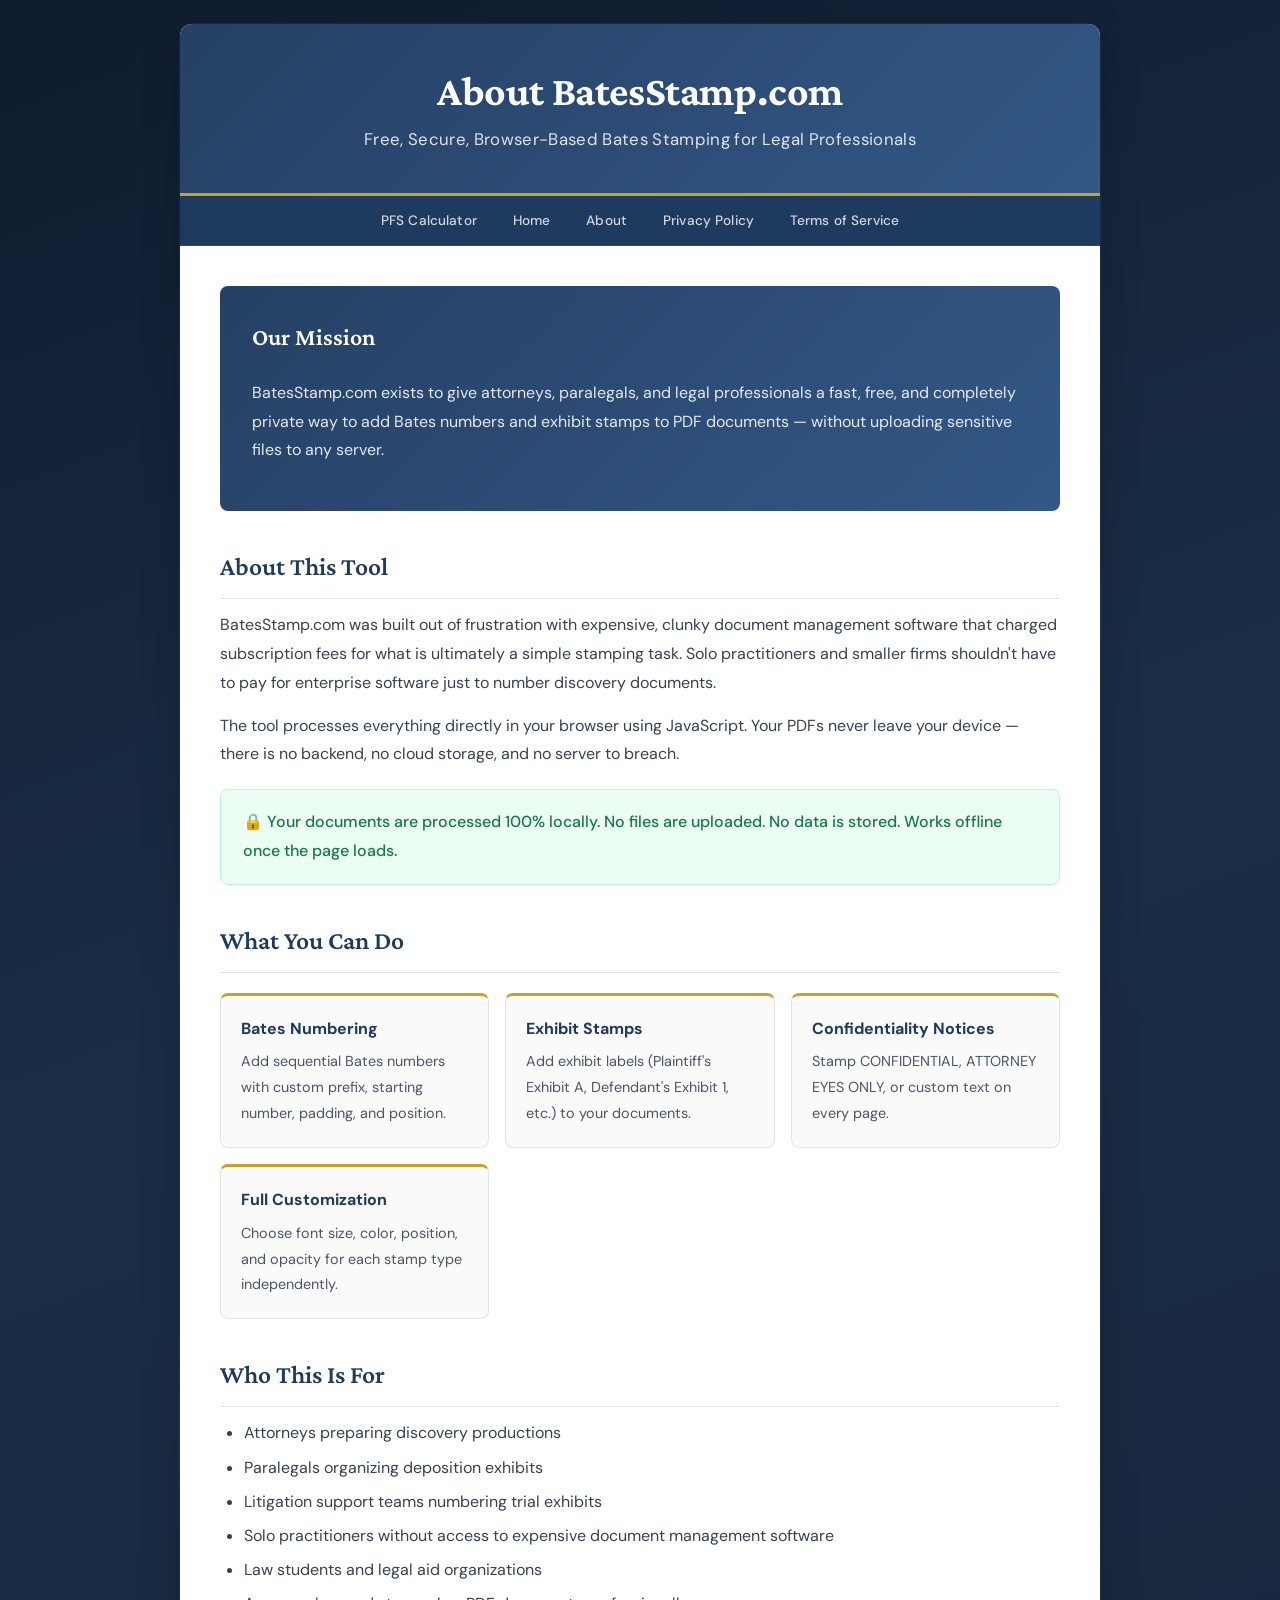
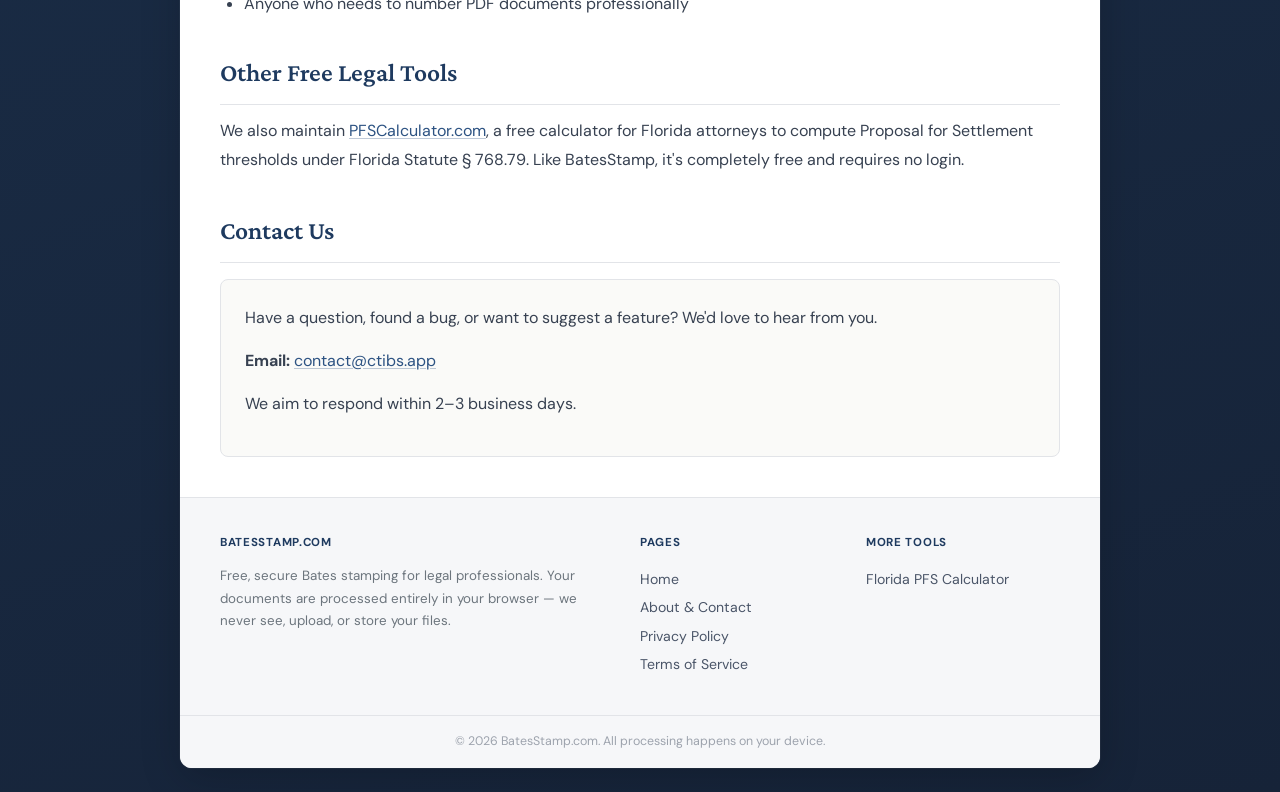
<file: about.html>
<!DOCTYPE html>
<html lang="en">
<head>
    <meta charset="UTF-8">
    <meta name="viewport" content="width=device-width, initial-scale=1.0">

    <!-- Google Analytics -->
    <script async src="https://www.googletagmanager.com/gtag/js?id=G-13354133605"></script>
    <script>
      window.dataLayer = window.dataLayer || [];
      function gtag(){dataLayer.push(arguments);}
      gtag('js', new Date());
      gtag('config', 'G-13354133605');
    </script>

    <!-- Umami Analytics -->
    <script defer src="https://umami.ctibs.app/script.js" data-website-id="b5a8938f-fd00-486c-bf17-0352963407f3"></script>

    <!-- Favicon -->
    <link rel="icon" type="image/x-icon" href="/favicon.ico">
    <link rel="icon" type="image/svg+xml" href="/favicon.svg">
    <link rel="icon" type="image/png" sizes="192x192" href="/favicon-192.png">
    <link rel="apple-touch-icon" href="/apple-touch-icon.png">
    <meta name="theme-color" content="#1e3a5f">
    <link rel="manifest" href="/manifest.json">

    <title>About | BatesStamp.com &mdash; Free Online Bates Stamping Tool</title>
    <meta name="description" content="About BatesStamp.com - a free, secure browser-based tool for adding Bates numbers, exhibit stamps, and confidentiality notices to PDF documents.">
    <meta name="robots" content="index, follow">
    <link rel="canonical" href="https://batesstamp.com/about.html">

    <meta property="og:type" content="website">
    <meta property="og:url" content="https://batesstamp.com/about.html">
    <meta property="og:title" content="About | BatesStamp.com - Free Online Bates Stamping Tool">
    <meta property="og:description" content="About BatesStamp.com - a free, secure browser-based tool for adding Bates numbers, exhibit stamps, and confidentiality notices to PDF documents.">
    <meta property="og:image" content="https://batesstamp.com/og-image.svg">
    <meta property="twitter:card" content="summary">
    <meta property="twitter:url" content="https://batesstamp.com/about.html">
    <meta property="twitter:title" content="About | BatesStamp.com - Free Online Bates Stamping Tool">
    <meta property="twitter:description" content="About BatesStamp.com - a free, secure browser-based tool for adding Bates numbers, exhibit stamps, and confidentiality notices to PDF documents.">
    <meta property="twitter:image" content="https://batesstamp.com/og-image.svg">

    <!-- Google AdSense -->
    <script async src="https://pagead2.googlesyndication.com/pagead/js/adsbygoogle.js?client=ca-pub-9125889511214710" crossorigin="anonymous"></script>

    <link rel="preconnect" href="https://fonts.googleapis.com">
    <link rel="preconnect" href="https://fonts.gstatic.com" crossorigin>
    <link href="https://fonts.googleapis.com/css2?family=Crimson+Pro:wght@400;600;700&family=DM+Sans:wght@400;500;600;700&display=swap" rel="stylesheet">
    <link rel="stylesheet" href="/styles.css">
</head>
<body>
    <a href="#main-content" class="skip-link">Skip to main content</a>
    <div class="container">
        <header>
            <h1>About BatesStamp.com</h1>
            <p>Free, Secure, Browser-Based Bates Stamping for Legal Professionals</p>
        </header>

        <nav aria-label="Main navigation">
            <div class="nav-links">
                <a href="https://pfscalculator.com" target="_blank" rel="noopener noreferrer">PFS Calculator</a>
                <a href="/">Home</a>
                <a href="/about.html">About</a>
                <a href="/privacy-policy.html">Privacy Policy</a>
                <a href="/terms-of-service.html">Terms of Service</a>
            </div>
        </nav>

        <main id="main-content" class="page-content">

            <div class="mission-box">
                <h2>Our Mission</h2>
                <p>BatesStamp.com exists to give attorneys, paralegals, and legal professionals a fast, free, and completely private way to add Bates numbers and exhibit stamps to PDF documents &mdash; without uploading sensitive files to any server.</p>
            </div>

            <h2>About This Tool</h2>
            <p>BatesStamp.com was built out of frustration with expensive, clunky document management software that charged subscription fees for what is ultimately a simple stamping task. Solo practitioners and smaller firms shouldn't have to pay for enterprise software just to number discovery documents.</p>

            <p>The tool processes everything directly in your browser using JavaScript. Your PDFs never leave your device &mdash; there is no backend, no cloud storage, and no server to breach.</p>

            <div class="privacy-badge">
                <p>&#128274; Your documents are processed 100% locally. No files are uploaded. No data is stored. Works offline once the page loads.</p>
            </div>

            <h2>What You Can Do</h2>

            <div class="feature-grid">
                <div class="feature-card">
                    <h3>Bates Numbering</h3>
                    <p>Add sequential Bates numbers with custom prefix, starting number, padding, and position.</p>
                </div>
                <div class="feature-card">
                    <h3>Exhibit Stamps</h3>
                    <p>Add exhibit labels (Plaintiff's Exhibit A, Defendant's Exhibit 1, etc.) to your documents.</p>
                </div>
                <div class="feature-card">
                    <h3>Confidentiality Notices</h3>
                    <p>Stamp CONFIDENTIAL, ATTORNEY EYES ONLY, or custom text on every page.</p>
                </div>
                <div class="feature-card">
                    <h3>Full Customization</h3>
                    <p>Choose font size, color, position, and opacity for each stamp type independently.</p>
                </div>
            </div>

            <h2>Who This Is For</h2>
            <ul>
                <li>Attorneys preparing discovery productions</li>
                <li>Paralegals organizing deposition exhibits</li>
                <li>Litigation support teams numbering trial exhibits</li>
                <li>Solo practitioners without access to expensive document management software</li>
                <li>Law students and legal aid organizations</li>
                <li>Anyone who needs to number PDF documents professionally</li>
            </ul>

            <h2>Other Free Legal Tools</h2>
            <p>We also maintain <a href="https://pfscalculator.com" target="_blank" rel="noopener noreferrer">PFSCalculator.com</a>, a free calculator for Florida attorneys to compute Proposal for Settlement thresholds under Florida Statute &sect;&nbsp;768.79. Like BatesStamp, it's completely free and requires no login.</p>

            <h2 id="contact">Contact Us</h2>
            <div class="contact-box">
                <p>Have a question, found a bug, or want to suggest a feature? We'd love to hear from you.</p>
                <p>
                    <strong>Email:</strong> <a href="mailto:contact@ctibs.app">contact@ctibs.app</a>
                </p>
                <p>We aim to respond within 2&ndash;3 business days.</p>
            </div>

        </main>

        <footer>
            <div class="footer-top">
                <div class="footer-col">
                    <h4>BatesStamp.com</h4>
                    <p>Free, secure Bates stamping for legal professionals. Your documents are processed entirely in your browser — we never see, upload, or store your files.</p>
                </div>
                <div class="footer-col">
                    <h4>Pages</h4>
                    <a href="/">Home</a>
                    <a href="/about.html">About &amp; Contact</a>
                    <a href="/privacy-policy.html">Privacy Policy</a>
                    <a href="/terms-of-service.html">Terms of Service</a>
                </div>
                <div class="footer-col">
                    <h4>More Tools</h4>
                    <a href="https://pfscalculator.com" target="_blank" rel="noopener noreferrer">Florida PFS Calculator</a>
                </div>
            </div>
            <div class="footer-bottom">
                <p>&copy; 2026 BatesStamp.com. All processing happens on your device.</p>
            </div>
        </footer>
    </div>
</body>
</html>
</file>
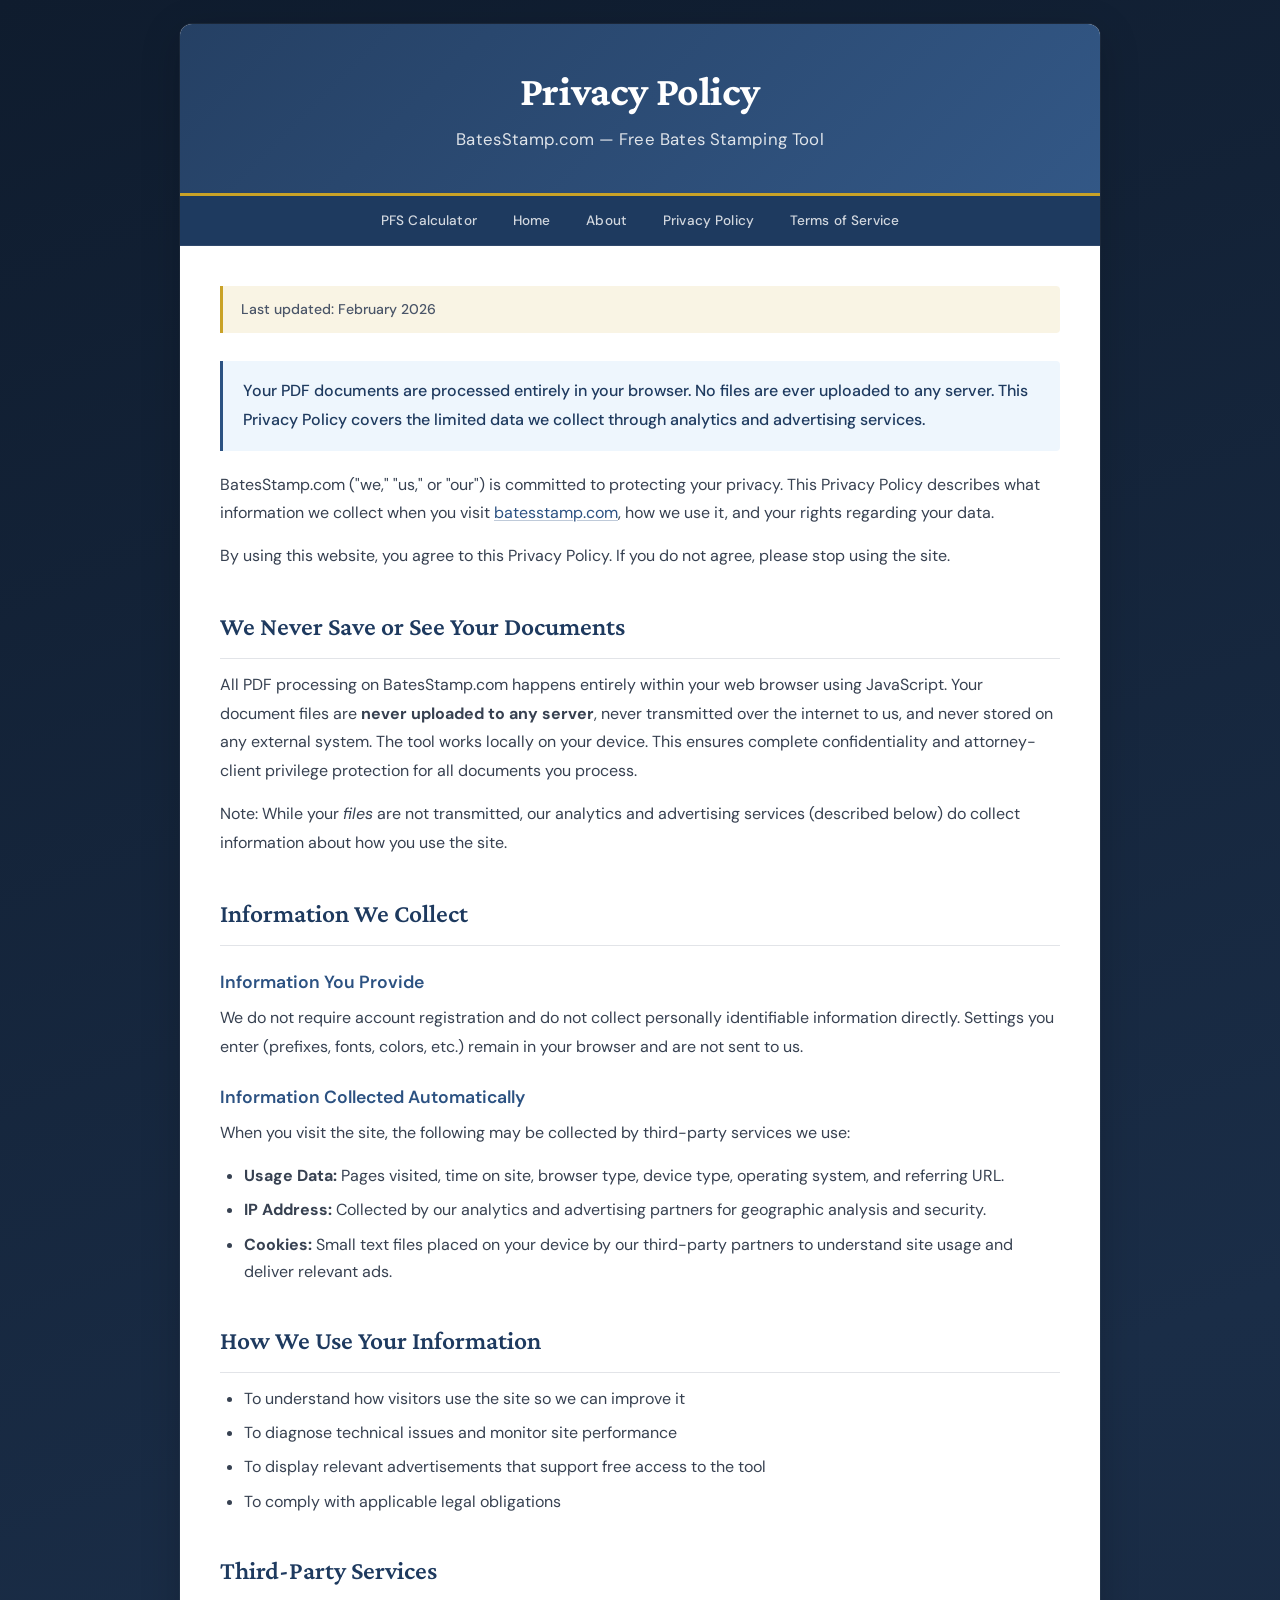
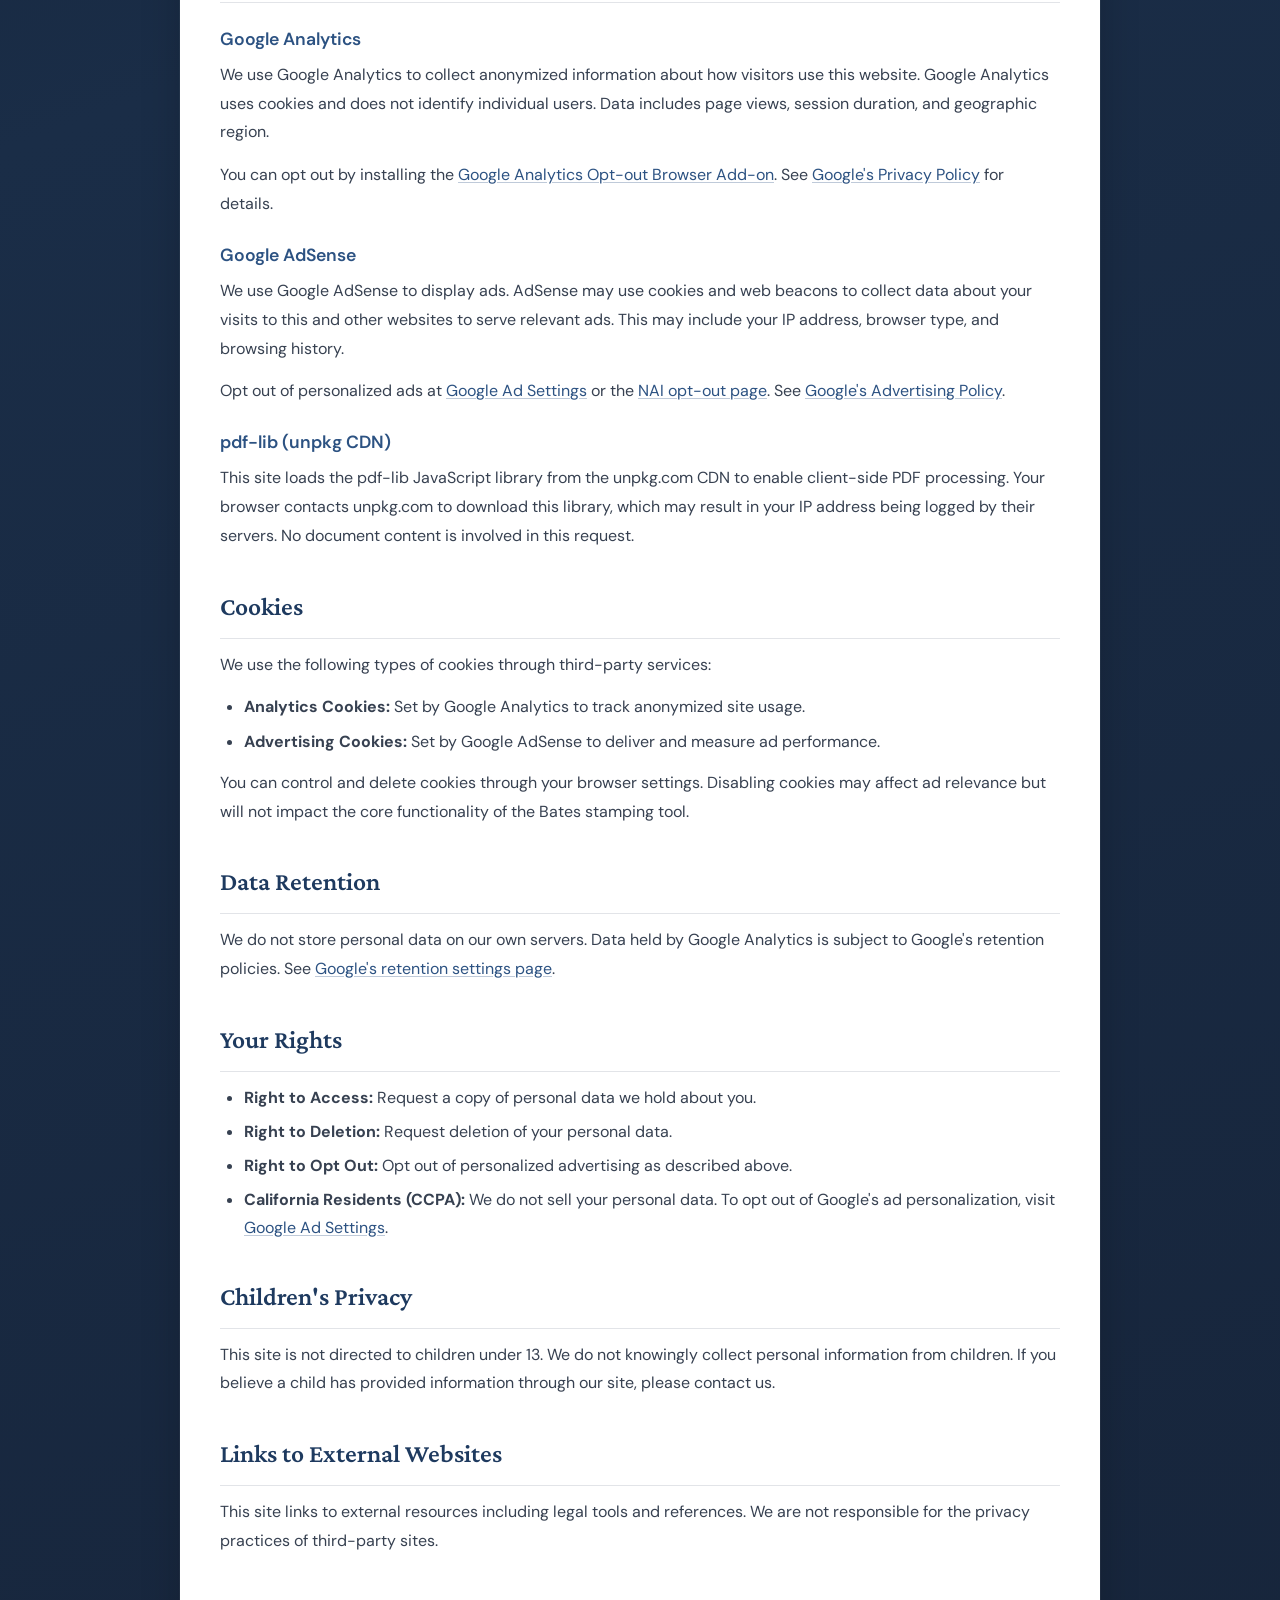
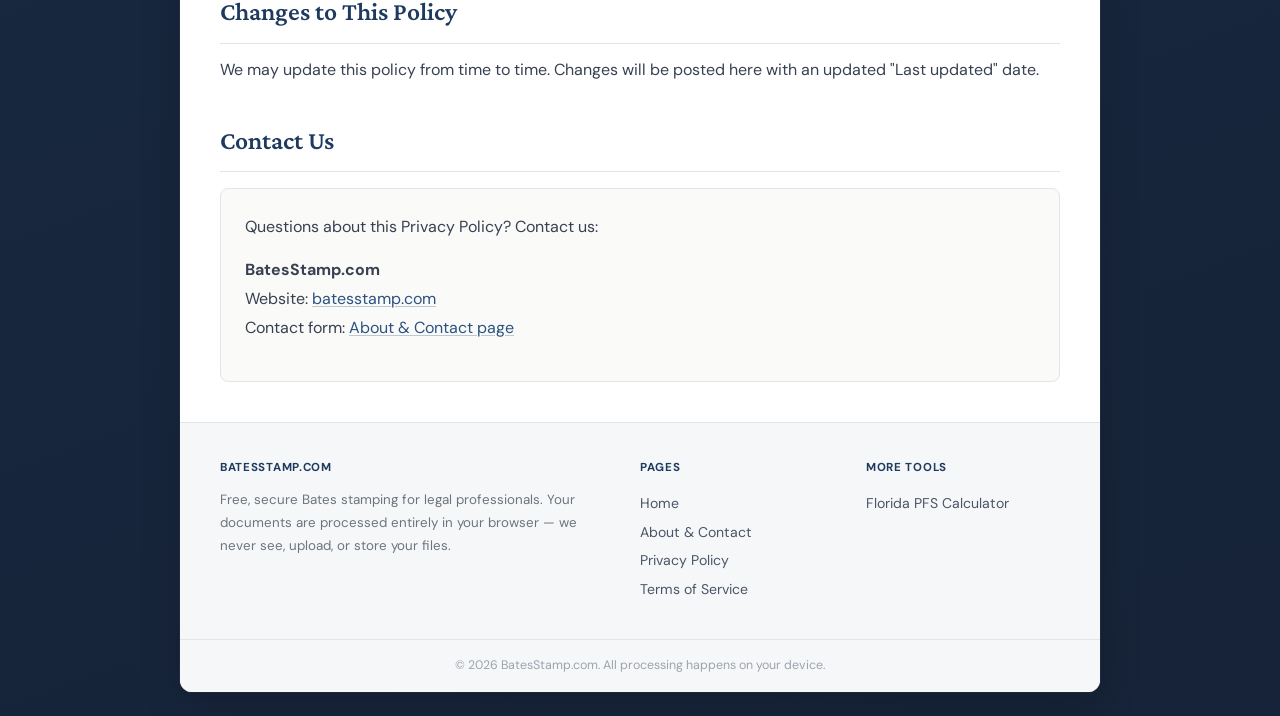
<file: privacy-policy.html>
<!DOCTYPE html>
<html lang="en">
<head>
    <meta charset="UTF-8">
    <meta name="viewport" content="width=device-width, initial-scale=1.0">

    <!-- Google Analytics -->
    <script async src="https://www.googletagmanager.com/gtag/js?id=G-13354133605"></script>
    <script>
      window.dataLayer = window.dataLayer || [];
      function gtag(){dataLayer.push(arguments);}
      gtag('js', new Date());
      gtag('config', 'G-13354133605');
    </script>

    <!-- Umami Analytics -->
    <script defer src="https://umami.ctibs.app/script.js" data-website-id="b5a8938f-fd00-486c-bf17-0352963407f3"></script>

    <!-- Favicon -->
    <link rel="icon" type="image/x-icon" href="/favicon.ico">
    <link rel="icon" type="image/svg+xml" href="/favicon.svg">
    <link rel="icon" type="image/png" sizes="192x192" href="/favicon-192.png">
    <link rel="apple-touch-icon" href="/apple-touch-icon.png">
    <meta name="theme-color" content="#1e3a5f">
    <link rel="manifest" href="/manifest.json">

    <title>Privacy Policy | BatesStamp.com</title>
    <meta name="description" content="Privacy Policy for BatesStamp.com - Learn how we handle your information when you use our free Bates stamping tool for PDF documents.">
    <meta name="robots" content="index, follow">
    <link rel="canonical" href="https://batesstamp.com/privacy-policy.html">

    <meta property="og:type" content="website">
    <meta property="og:url" content="https://batesstamp.com/privacy-policy.html">
    <meta property="og:title" content="Privacy Policy | BatesStamp.com">
    <meta property="og:description" content="Privacy Policy for BatesStamp.com - Learn how we handle your information when you use our free Bates stamping tool for PDF documents.">
    <meta property="og:image" content="https://batesstamp.com/og-image.svg">
    <meta property="twitter:card" content="summary">
    <meta property="twitter:url" content="https://batesstamp.com/privacy-policy.html">
    <meta property="twitter:title" content="Privacy Policy | BatesStamp.com">
    <meta property="twitter:description" content="Privacy Policy for BatesStamp.com - Learn how we handle your information when you use our free Bates stamping tool for PDF documents.">
    <meta property="twitter:image" content="https://batesstamp.com/og-image.svg">

    <!-- Google AdSense -->
    <script async src="https://pagead2.googlesyndication.com/pagead/js/adsbygoogle.js?client=ca-pub-9125889511214710" crossorigin="anonymous"></script>

    <link rel="preconnect" href="https://fonts.googleapis.com">
    <link rel="preconnect" href="https://fonts.gstatic.com" crossorigin>
    <link href="https://fonts.googleapis.com/css2?family=Crimson+Pro:wght@400;600;700&family=DM+Sans:wght@400;500;600;700&display=swap" rel="stylesheet">
    <link rel="stylesheet" href="/styles.css">
</head>
<body>
    <a href="#main-content" class="skip-link">Skip to main content</a>
    <div class="container">
        <header>
            <h1>Privacy Policy</h1>
            <p>BatesStamp.com &mdash; Free Bates Stamping Tool</p>
        </header>

        <nav aria-label="Main navigation">
            <div class="nav-links">
                <a href="https://pfscalculator.com" target="_blank" rel="noopener noreferrer">PFS Calculator</a>
                <a href="/">Home</a>
                <a href="/about.html">About</a>
                <a href="/privacy-policy.html">Privacy Policy</a>
                <a href="/terms-of-service.html">Terms of Service</a>
            </div>
        </nav>

        <main id="main-content" class="page-content">
            <div class="last-updated">Last updated: February 2026</div>

            <div class="highlight-box">
                <p>Your PDF documents are processed entirely in your browser. No files are ever uploaded to any server. This Privacy Policy covers the limited data we collect through analytics and advertising services.</p>
            </div>

            <p>BatesStamp.com ("we," "us," or "our") is committed to protecting your privacy. This Privacy Policy describes what information we collect when you visit <a href="https://batesstamp.com">batesstamp.com</a>, how we use it, and your rights regarding your data.</p>

            <p>By using this website, you agree to this Privacy Policy. If you do not agree, please stop using the site.</p>

            <h2>We Never Save or See Your Documents</h2>
            <p>All PDF processing on BatesStamp.com happens entirely within your web browser using JavaScript. Your document files are <strong>never uploaded to any server</strong>, never transmitted over the internet to us, and never stored on any external system. The tool works locally on your device. This ensures complete confidentiality and attorney-client privilege protection for all documents you process.</p>
            <p>Note: While your <em>files</em> are not transmitted, our analytics and advertising services (described below) do collect information about how you use the site.</p>

            <h2>Information We Collect</h2>

            <h3>Information You Provide</h3>
            <p>We do not require account registration and do not collect personally identifiable information directly. Settings you enter (prefixes, fonts, colors, etc.) remain in your browser and are not sent to us.</p>

            <h3>Information Collected Automatically</h3>
            <p>When you visit the site, the following may be collected by third-party services we use:</p>
            <ul>
                <li><strong>Usage Data:</strong> Pages visited, time on site, browser type, device type, operating system, and referring URL.</li>
                <li><strong>IP Address:</strong> Collected by our analytics and advertising partners for geographic analysis and security.</li>
                <li><strong>Cookies:</strong> Small text files placed on your device by our third-party partners to understand site usage and deliver relevant ads.</li>
            </ul>

            <h2>How We Use Your Information</h2>
            <ul>
                <li>To understand how visitors use the site so we can improve it</li>
                <li>To diagnose technical issues and monitor site performance</li>
                <li>To display relevant advertisements that support free access to the tool</li>
                <li>To comply with applicable legal obligations</li>
            </ul>

            <h2>Third-Party Services</h2>

            <h3>Google Analytics</h3>
            <p>We use Google Analytics to collect anonymized information about how visitors use this website. Google Analytics uses cookies and does not identify individual users. Data includes page views, session duration, and geographic region.</p>
            <p>You can opt out by installing the <a href="https://tools.google.com/dlpage/gaoptout" target="_blank" rel="noopener noreferrer">Google Analytics Opt-out Browser Add-on</a>. See <a href="https://policies.google.com/privacy" target="_blank" rel="noopener noreferrer">Google's Privacy Policy</a> for details.</p>

            <h3>Google AdSense</h3>
            <p>We use Google AdSense to display ads. AdSense may use cookies and web beacons to collect data about your visits to this and other websites to serve relevant ads. This may include your IP address, browser type, and browsing history.</p>
            <p>Opt out of personalized ads at <a href="https://www.google.com/settings/ads" target="_blank" rel="noopener noreferrer">Google Ad Settings</a> or the <a href="https://optout.networkadvertising.org/" target="_blank" rel="noopener noreferrer">NAI opt-out page</a>. See <a href="https://policies.google.com/technologies/ads" target="_blank" rel="noopener noreferrer">Google's Advertising Policy</a>.</p>

            <h3>pdf-lib (unpkg CDN)</h3>
            <p>This site loads the pdf-lib JavaScript library from the unpkg.com CDN to enable client-side PDF processing. Your browser contacts unpkg.com to download this library, which may result in your IP address being logged by their servers. No document content is involved in this request.</p>

            <h2>Cookies</h2>
            <p>We use the following types of cookies through third-party services:</p>
            <ul>
                <li><strong>Analytics Cookies:</strong> Set by Google Analytics to track anonymized site usage.</li>
                <li><strong>Advertising Cookies:</strong> Set by Google AdSense to deliver and measure ad performance.</li>
            </ul>
            <p>You can control and delete cookies through your browser settings. Disabling cookies may affect ad relevance but will not impact the core functionality of the Bates stamping tool.</p>

            <h2>Data Retention</h2>
            <p>We do not store personal data on our own servers. Data held by Google Analytics is subject to Google's retention policies. See <a href="https://support.google.com/analytics/answer/7667196" target="_blank" rel="noopener noreferrer">Google's retention settings page</a>.</p>

            <h2>Your Rights</h2>
            <ul>
                <li><strong>Right to Access:</strong> Request a copy of personal data we hold about you.</li>
                <li><strong>Right to Deletion:</strong> Request deletion of your personal data.</li>
                <li><strong>Right to Opt Out:</strong> Opt out of personalized advertising as described above.</li>
                <li><strong>California Residents (CCPA):</strong> We do not sell your personal data. To opt out of Google's ad personalization, visit <a href="https://www.google.com/settings/ads" target="_blank" rel="noopener noreferrer">Google Ad Settings</a>.</li>
            </ul>

            <h2>Children's Privacy</h2>
            <p>This site is not directed to children under 13. We do not knowingly collect personal information from children. If you believe a child has provided information through our site, please contact us.</p>

            <h2>Links to External Websites</h2>
            <p>This site links to external resources including legal tools and references. We are not responsible for the privacy practices of third-party sites.</p>

            <h2>Changes to This Policy</h2>
            <p>We may update this policy from time to time. Changes will be posted here with an updated "Last updated" date.</p>

            <h2>Contact Us</h2>
            <div class="contact-box">
                <p>Questions about this Privacy Policy? Contact us:</p>
                <p><strong>BatesStamp.com</strong><br>
                Website: <a href="https://batesstamp.com">batesstamp.com</a><br>
                Contact form: <a href="/about.html#contact">About &amp; Contact page</a></p>
            </div>
        </main>

        <footer>
            <div class="footer-top">
                <div class="footer-col">
                    <h4>BatesStamp.com</h4>
                    <p>Free, secure Bates stamping for legal professionals. Your documents are processed entirely in your browser — we never see, upload, or store your files.</p>
                </div>
                <div class="footer-col">
                    <h4>Pages</h4>
                    <a href="/">Home</a>
                    <a href="/about.html">About &amp; Contact</a>
                    <a href="/privacy-policy.html">Privacy Policy</a>
                    <a href="/terms-of-service.html">Terms of Service</a>
                </div>
                <div class="footer-col">
                    <h4>More Tools</h4>
                    <a href="https://pfscalculator.com" target="_blank" rel="noopener noreferrer">Florida PFS Calculator</a>
                </div>
            </div>
            <div class="footer-bottom">
                <p>&copy; 2026 BatesStamp.com. All processing happens on your device.</p>
            </div>
        </footer>
    </div>
</body>
</html>
</file>
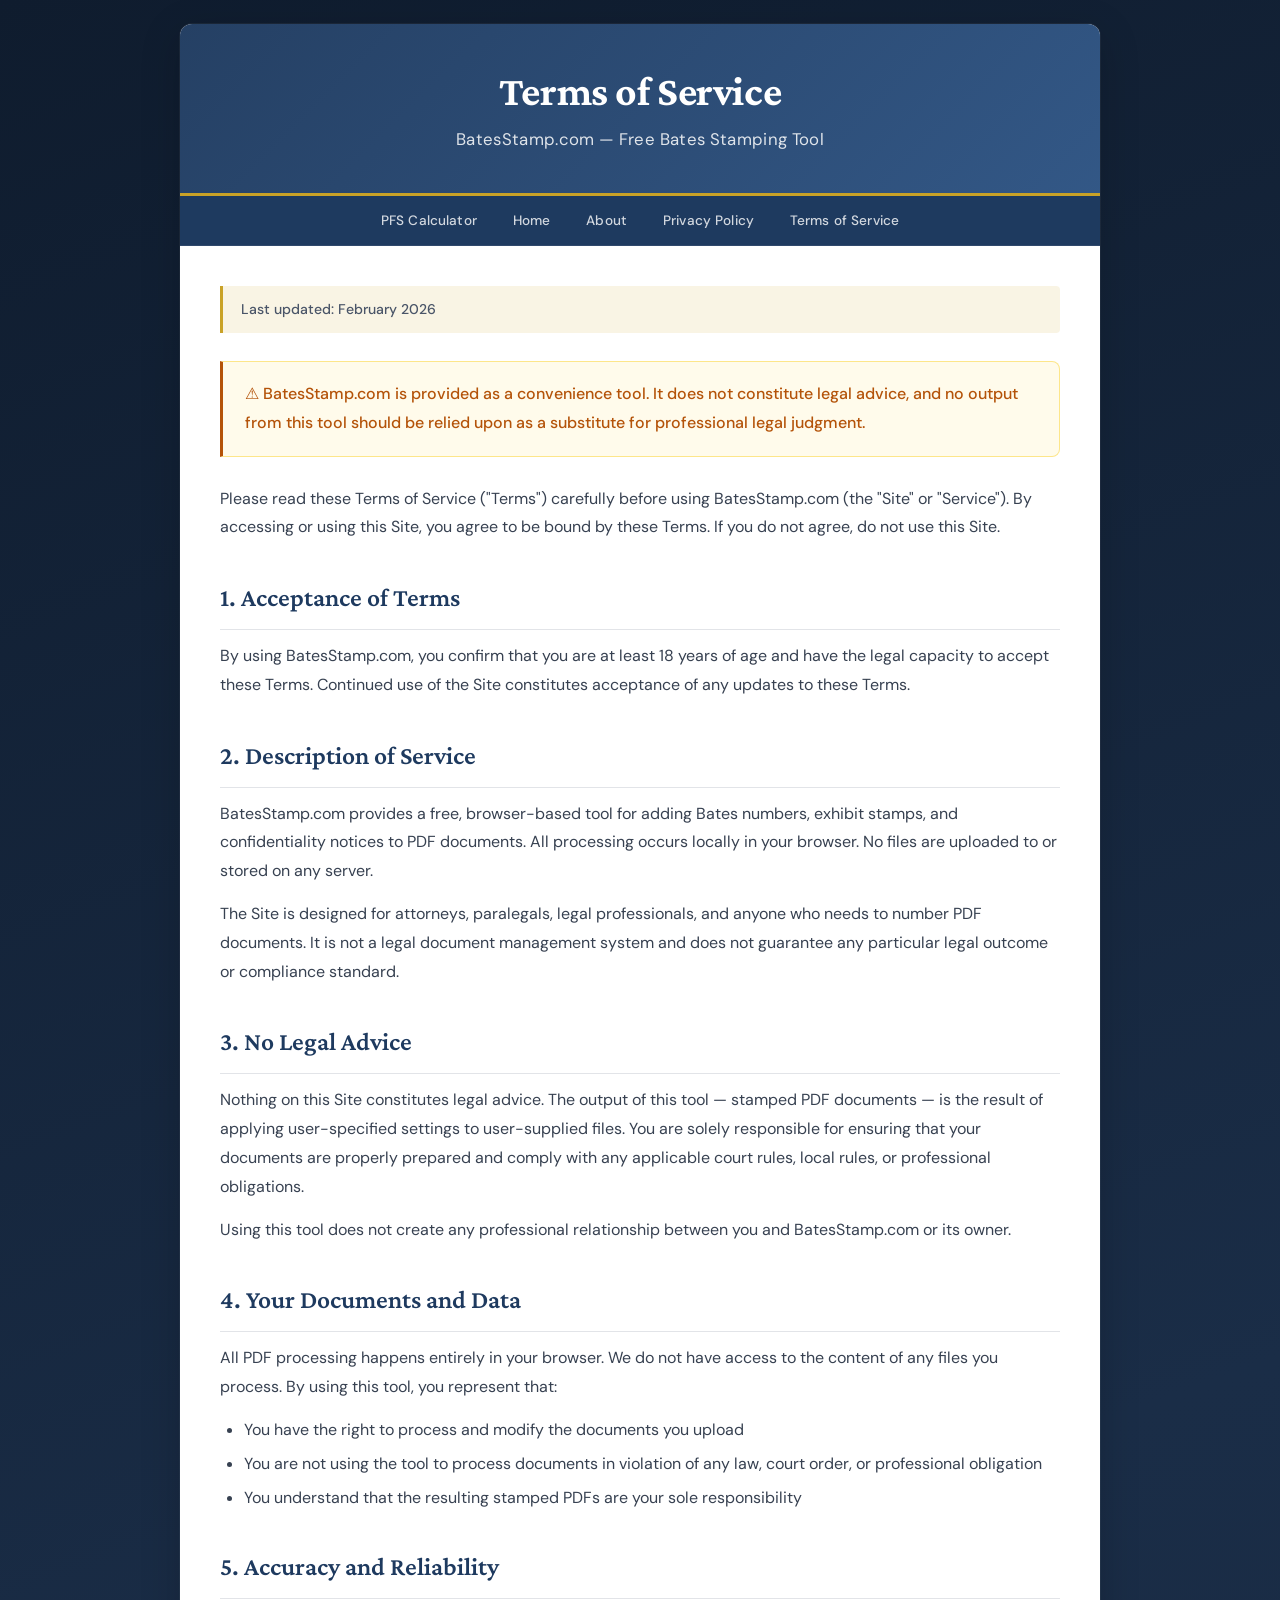
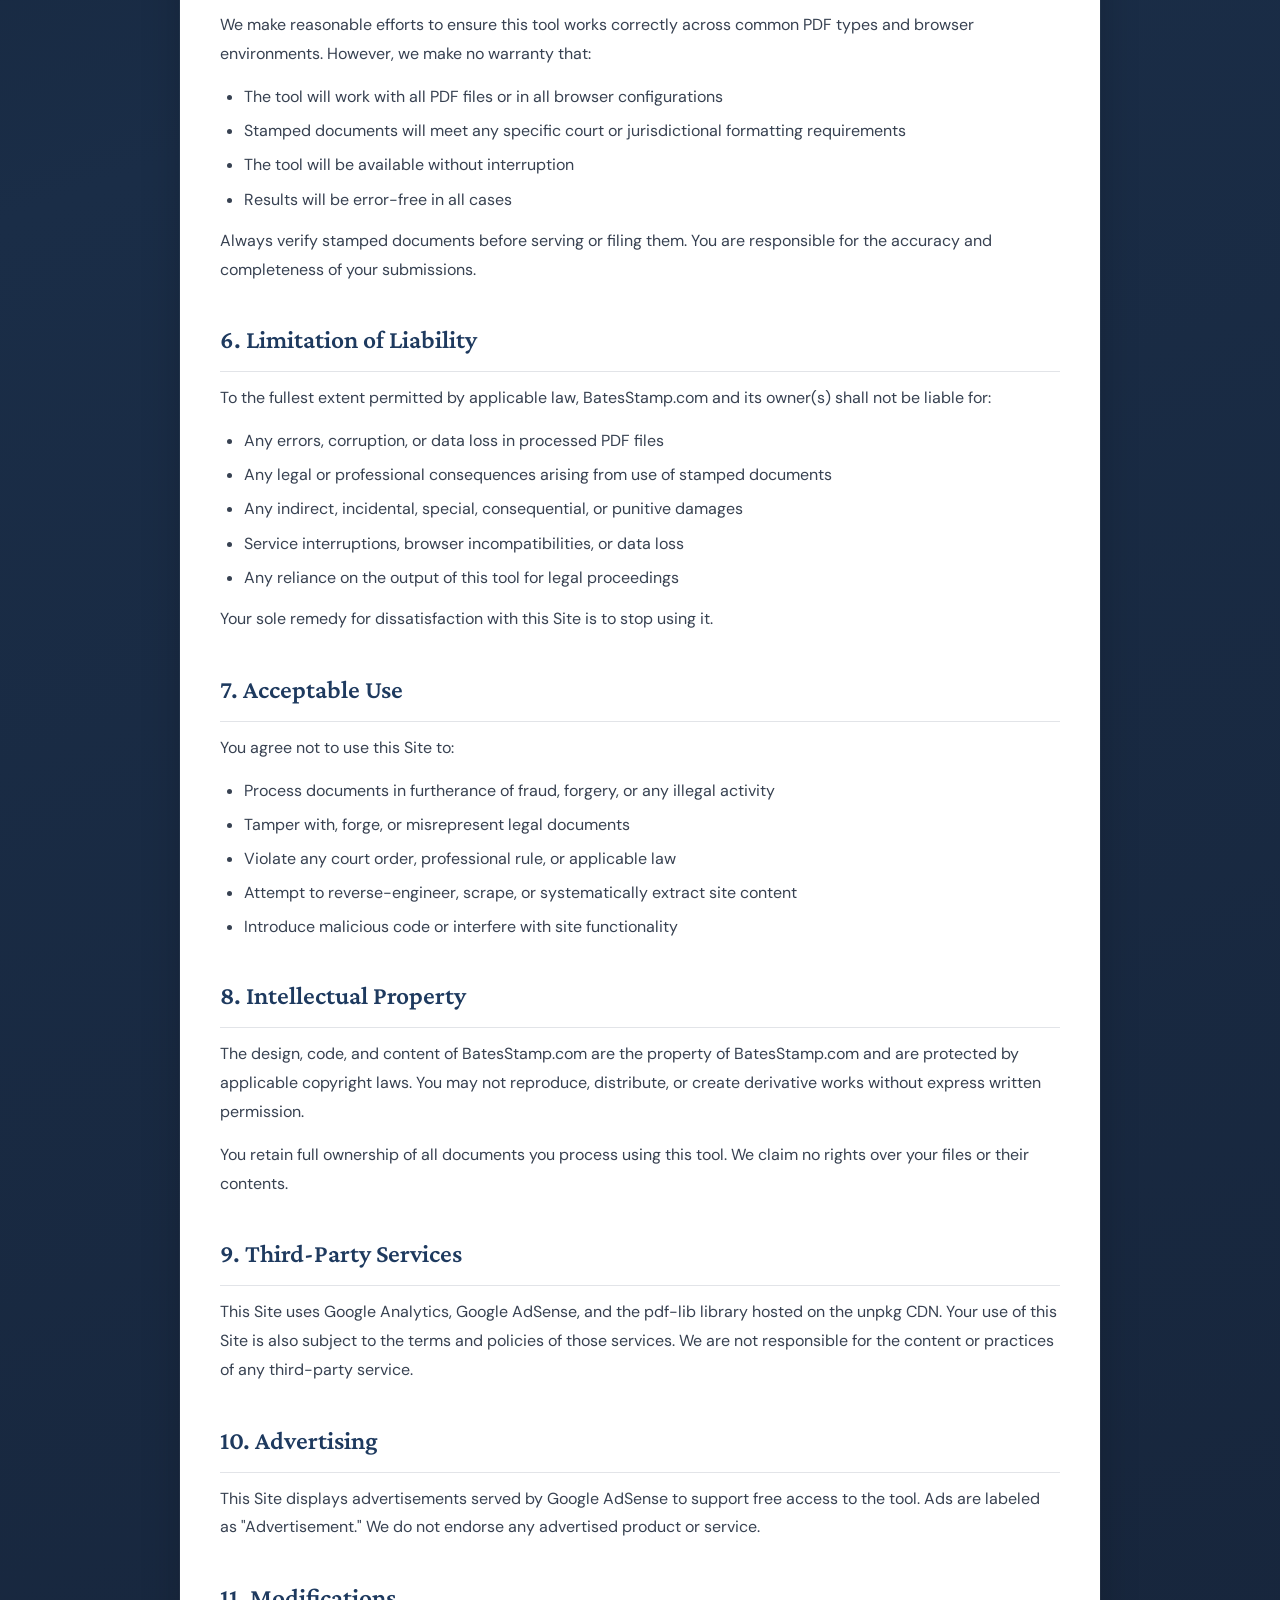
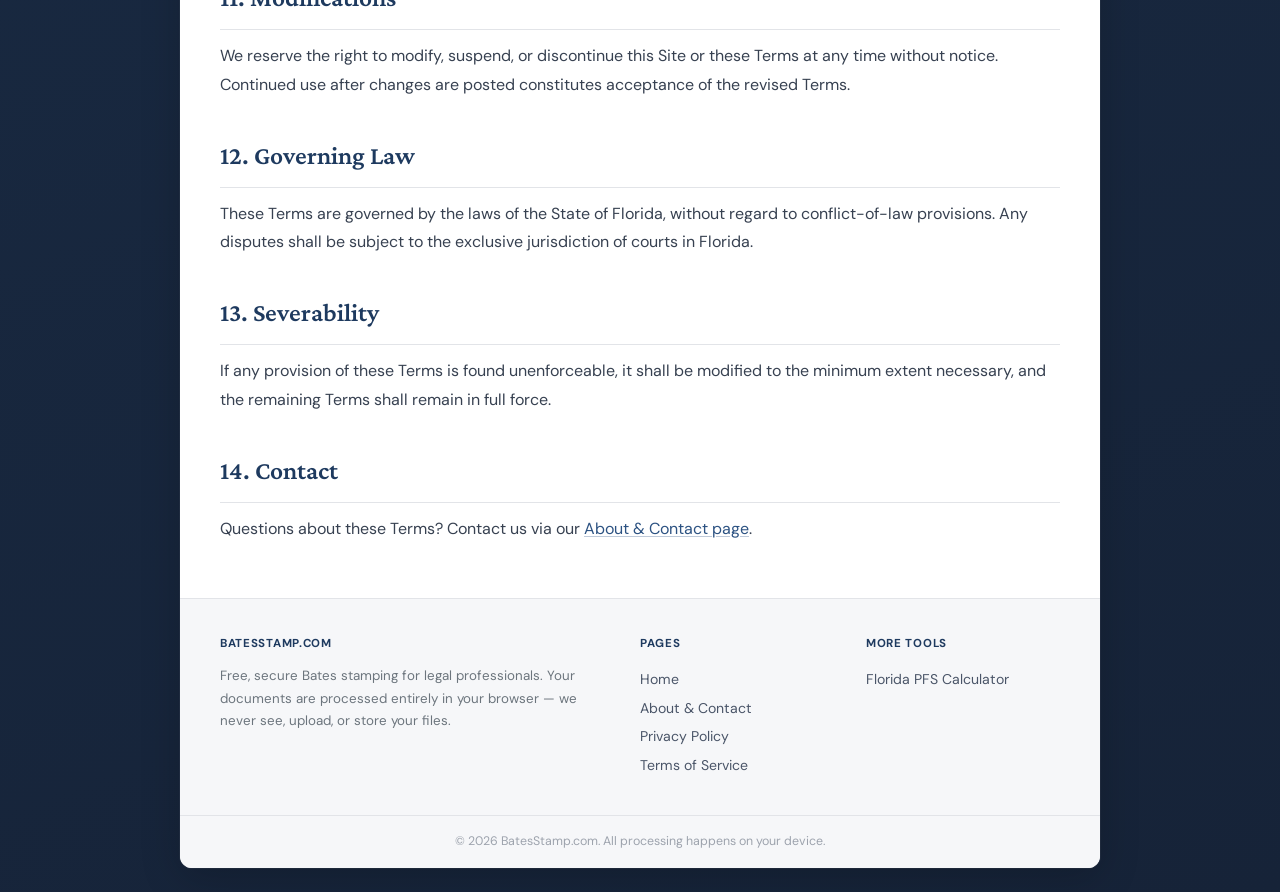
<file: terms-of-service.html>
<!DOCTYPE html>
<html lang="en">
<head>
    <meta charset="UTF-8">
    <meta name="viewport" content="width=device-width, initial-scale=1.0">

    <!-- Google Analytics -->
    <script async src="https://www.googletagmanager.com/gtag/js?id=G-13354133605"></script>
    <script>
      window.dataLayer = window.dataLayer || [];
      function gtag(){dataLayer.push(arguments);}
      gtag('js', new Date());
      gtag('config', 'G-13354133605');
    </script>

    <!-- Umami Analytics -->
    <script defer src="https://umami.ctibs.app/script.js" data-website-id="b5a8938f-fd00-486c-bf17-0352963407f3"></script>

    <!-- Favicon -->
    <link rel="icon" type="image/x-icon" href="/favicon.ico">
    <link rel="icon" type="image/svg+xml" href="/favicon.svg">
    <link rel="icon" type="image/png" sizes="192x192" href="/favicon-192.png">
    <link rel="apple-touch-icon" href="/apple-touch-icon.png">
    <meta name="theme-color" content="#1e3a5f">
    <link rel="manifest" href="/manifest.json">

    <title>Terms of Service | BatesStamp.com</title>
    <meta name="description" content="Terms of Service for BatesStamp.com - conditions of use for our free online Bates stamping tool.">
    <meta name="robots" content="index, follow">
    <link rel="canonical" href="https://batesstamp.com/terms-of-service.html">

    <meta property="og:type" content="website">
    <meta property="og:url" content="https://batesstamp.com/terms-of-service.html">
    <meta property="og:title" content="Terms of Service | BatesStamp.com">
    <meta property="og:description" content="Terms of Service for BatesStamp.com - conditions of use for our free online Bates stamping tool.">
    <meta property="og:image" content="https://batesstamp.com/og-image.svg">
    <meta property="twitter:card" content="summary">
    <meta property="twitter:url" content="https://batesstamp.com/terms-of-service.html">
    <meta property="twitter:title" content="Terms of Service | BatesStamp.com">
    <meta property="twitter:description" content="Terms of Service for BatesStamp.com - conditions of use for our free online Bates stamping tool.">
    <meta property="twitter:image" content="https://batesstamp.com/og-image.svg">

    <!-- Google AdSense -->
    <script async src="https://pagead2.googlesyndication.com/pagead/js/adsbygoogle.js?client=ca-pub-9125889511214710" crossorigin="anonymous"></script>

    <link rel="preconnect" href="https://fonts.googleapis.com">
    <link rel="preconnect" href="https://fonts.gstatic.com" crossorigin>
    <link href="https://fonts.googleapis.com/css2?family=Crimson+Pro:wght@400;600;700&family=DM+Sans:wght@400;500;600;700&display=swap" rel="stylesheet">
    <link rel="stylesheet" href="/styles.css">
</head>
<body>
    <a href="#main-content" class="skip-link">Skip to main content</a>
    <div class="container">
        <header>
            <h1>Terms of Service</h1>
            <p>BatesStamp.com &mdash; Free Bates Stamping Tool</p>
        </header>

        <nav aria-label="Main navigation">
            <div class="nav-links">
                <a href="https://pfscalculator.com" target="_blank" rel="noopener noreferrer">PFS Calculator</a>
                <a href="/">Home</a>
                <a href="/about.html">About</a>
                <a href="/privacy-policy.html">Privacy Policy</a>
                <a href="/terms-of-service.html">Terms of Service</a>
            </div>
        </nav>

        <main id="main-content" class="page-content">
            <div class="last-updated">Last updated: February 2026</div>

            <div class="important-notice">
                <p>&#9888; BatesStamp.com is provided as a convenience tool. It does not constitute legal advice, and no output from this tool should be relied upon as a substitute for professional legal judgment.</p>
            </div>

            <p>Please read these Terms of Service ("Terms") carefully before using BatesStamp.com (the "Site" or "Service"). By accessing or using this Site, you agree to be bound by these Terms. If you do not agree, do not use this Site.</p>

            <h2>1. Acceptance of Terms</h2>
            <p>By using BatesStamp.com, you confirm that you are at least 18 years of age and have the legal capacity to accept these Terms. Continued use of the Site constitutes acceptance of any updates to these Terms.</p>

            <h2>2. Description of Service</h2>
            <p>BatesStamp.com provides a free, browser-based tool for adding Bates numbers, exhibit stamps, and confidentiality notices to PDF documents. All processing occurs locally in your browser. No files are uploaded to or stored on any server.</p>
            <p>The Site is designed for attorneys, paralegals, legal professionals, and anyone who needs to number PDF documents. It is not a legal document management system and does not guarantee any particular legal outcome or compliance standard.</p>

            <h2>3. No Legal Advice</h2>
            <p>Nothing on this Site constitutes legal advice. The output of this tool &mdash; stamped PDF documents &mdash; is the result of applying user-specified settings to user-supplied files. You are solely responsible for ensuring that your documents are properly prepared and comply with any applicable court rules, local rules, or professional obligations.</p>
            <p>Using this tool does not create any professional relationship between you and BatesStamp.com or its owner.</p>

            <h2>4. Your Documents and Data</h2>
            <p>All PDF processing happens entirely in your browser. We do not have access to the content of any files you process. By using this tool, you represent that:</p>
            <ul>
                <li>You have the right to process and modify the documents you upload</li>
                <li>You are not using the tool to process documents in violation of any law, court order, or professional obligation</li>
                <li>You understand that the resulting stamped PDFs are your sole responsibility</li>
            </ul>

            <h2>5. Accuracy and Reliability</h2>
            <p>We make reasonable efforts to ensure this tool works correctly across common PDF types and browser environments. However, we make no warranty that:</p>
            <ul>
                <li>The tool will work with all PDF files or in all browser configurations</li>
                <li>Stamped documents will meet any specific court or jurisdictional formatting requirements</li>
                <li>The tool will be available without interruption</li>
                <li>Results will be error-free in all cases</li>
            </ul>
            <p>Always verify stamped documents before serving or filing them. You are responsible for the accuracy and completeness of your submissions.</p>

            <h2>6. Limitation of Liability</h2>
            <p>To the fullest extent permitted by applicable law, BatesStamp.com and its owner(s) shall not be liable for:</p>
            <ul>
                <li>Any errors, corruption, or data loss in processed PDF files</li>
                <li>Any legal or professional consequences arising from use of stamped documents</li>
                <li>Any indirect, incidental, special, consequential, or punitive damages</li>
                <li>Service interruptions, browser incompatibilities, or data loss</li>
                <li>Any reliance on the output of this tool for legal proceedings</li>
            </ul>
            <p>Your sole remedy for dissatisfaction with this Site is to stop using it.</p>

            <h2>7. Acceptable Use</h2>
            <p>You agree not to use this Site to:</p>
            <ul>
                <li>Process documents in furtherance of fraud, forgery, or any illegal activity</li>
                <li>Tamper with, forge, or misrepresent legal documents</li>
                <li>Violate any court order, professional rule, or applicable law</li>
                <li>Attempt to reverse-engineer, scrape, or systematically extract site content</li>
                <li>Introduce malicious code or interfere with site functionality</li>
            </ul>

            <h2>8. Intellectual Property</h2>
            <p>The design, code, and content of BatesStamp.com are the property of BatesStamp.com and are protected by applicable copyright laws. You may not reproduce, distribute, or create derivative works without express written permission.</p>
            <p>You retain full ownership of all documents you process using this tool. We claim no rights over your files or their contents.</p>

            <h2>9. Third-Party Services</h2>
            <p>This Site uses Google Analytics, Google AdSense, and the pdf-lib library hosted on the unpkg CDN. Your use of this Site is also subject to the terms and policies of those services. We are not responsible for the content or practices of any third-party service.</p>

            <h2>10. Advertising</h2>
            <p>This Site displays advertisements served by Google AdSense to support free access to the tool. Ads are labeled as "Advertisement." We do not endorse any advertised product or service.</p>

            <h2>11. Modifications</h2>
            <p>We reserve the right to modify, suspend, or discontinue this Site or these Terms at any time without notice. Continued use after changes are posted constitutes acceptance of the revised Terms.</p>

            <h2>12. Governing Law</h2>
            <p>These Terms are governed by the laws of the State of Florida, without regard to conflict-of-law provisions. Any disputes shall be subject to the exclusive jurisdiction of courts in Florida.</p>

            <h2>13. Severability</h2>
            <p>If any provision of these Terms is found unenforceable, it shall be modified to the minimum extent necessary, and the remaining Terms shall remain in full force.</p>

            <h2>14. Contact</h2>
            <p>Questions about these Terms? Contact us via our <a href="/about.html#contact">About &amp; Contact page</a>.</p>

        </main>

        <footer>
            <div class="footer-top">
                <div class="footer-col">
                    <h4>BatesStamp.com</h4>
                    <p>Free, secure Bates stamping for legal professionals. Your documents are processed entirely in your browser — we never see, upload, or store your files.</p>
                </div>
                <div class="footer-col">
                    <h4>Pages</h4>
                    <a href="/">Home</a>
                    <a href="/about.html">About &amp; Contact</a>
                    <a href="/privacy-policy.html">Privacy Policy</a>
                    <a href="/terms-of-service.html">Terms of Service</a>
                </div>
                <div class="footer-col">
                    <h4>More Tools</h4>
                    <a href="https://pfscalculator.com" target="_blank" rel="noopener noreferrer">Florida PFS Calculator</a>
                </div>
            </div>
            <div class="footer-bottom">
                <p>&copy; 2026 BatesStamp.com. All processing happens on your device.</p>
            </div>
        </footer>
    </div>
</body>
</html>
</file>
<file: styles.css>
/* ==========================================================================
   BatesStamp.com - Consolidated Stylesheet
   ========================================================================== */

/* ==========================================================================
   CSS Custom Properties
   ========================================================================== */

:root {
    --navy-deep: #0f1c2e;
    --navy: #1e3a5f;
    --navy-mid: #2c5282;
    --navy-light: #3d6098;
    --gold: #c9a227;
    --gold-light: #f5ecd0;
    --gold-hover: #ddb832;
    --gold-muted: rgba(201, 162, 39, 0.12);
    --white: #ffffff;
    --off-white: #f6f7f9;
    --cream: #fafaf8;
    --gray-100: #f0f1f3;
    --gray-200: #e2e4e8;
    --gray-300: #c8ccd2;
    --gray-400: #9da3ad;
    --gray-500: #6c757d;
    --gray-600: #4a5568;
    --gray-700: #374151;
    --gray-800: #1f2937;
    --text-heading: #1a2332;
    --text-body: #374151;
    --text-muted: #6c757d;
    --success: #16794a;
    --success-bg: #ecfdf3;
    --error: #c53030;
    --error-bg: #fef2f2;
    --warning: #b45309;
    --warning-bg: #fffbeb;
    --font-display: 'Crimson Pro', Georgia, 'Times New Roman', serif;
    --font-body: 'DM Sans', -apple-system, BlinkMacSystemFont, 'Segoe UI', sans-serif;
    --radius-sm: 4px;
    --radius-md: 8px;
    --radius-lg: 12px;
    --shadow-sm: 0 1px 3px rgba(0, 0, 0, 0.08);
    --shadow-md: 0 4px 16px rgba(0, 0, 0, 0.1);
    --shadow-lg: 0 10px 40px rgba(0, 0, 0, 0.18);
    --transition: 0.2s ease;
}

/* ==========================================================================
   1. Base/Reset
   ========================================================================== */

* {
    margin: 0;
    padding: 0;
    box-sizing: border-box;
}

body {
    font-family: var(--font-body);
    background: linear-gradient(160deg, #0f1c2e 0%, #1a2d47 40%, #162338 100%);
    min-height: 100vh;
    padding: 24px;
    line-height: 1.6;
    color: var(--text-body);
    -webkit-font-smoothing: antialiased;
    -moz-osx-font-smoothing: grayscale;
}

/* ==========================================================================
   2. Layout (container)
   ========================================================================== */

.container {
    max-width: 920px;
    margin: 0 auto;
    background: var(--white);
    border-radius: var(--radius-lg);
    box-shadow: var(--shadow-lg), 0 0 0 1px rgba(255, 255, 255, 0.05);
    overflow: hidden;
}

/* ==========================================================================
   3. Header
   ========================================================================== */

header {
    background:
        linear-gradient(135deg, rgba(30, 58, 95, 0.97) 0%, rgba(44, 82, 130, 0.97) 100%),
        url("data:image/svg+xml,%3Csvg width='60' height='60' viewBox='0 0 60 60' xmlns='http://www.w3.org/2000/svg'%3E%3Cg fill='none' fill-rule='evenodd'%3E%3Cg fill='%23ffffff' fill-opacity='0.03'%3E%3Cpath d='M36 34v-4h-2v4h-4v2h4v4h2v-4h4v-2h-4zm0-30V0h-2v4h-4v2h4v4h2V6h4V4h-4zM6 34v-4H4v4H0v2h4v4h2v-4h4v-2H6zM6 4V0H4v4H0v2h4v4h2V6h4V4H6z'/%3E%3C/g%3E%3C/g%3E%3C/svg%3E");
    color: white;
    padding: 44px 40px 40px;
    text-align: center;
    border-bottom: 3px solid var(--gold);
    position: relative;
}

header::after {
    content: '';
    position: absolute;
    bottom: -3px;
    left: 0;
    right: 0;
    height: 3px;
    background: linear-gradient(90deg, transparent, var(--gold), transparent);
}

header h1 {
    font-family: var(--font-display);
    font-size: 2.6em;
    font-weight: 700;
    margin-bottom: 10px;
    letter-spacing: -0.01em;
    line-height: 1.15;
}

header p {
    font-size: 1.05em;
    opacity: 0.85;
    font-weight: 400;
    letter-spacing: 0.02em;
}

/* ==========================================================================
   4. Navigation
   ========================================================================== */

nav {
    background: var(--navy);
    padding: 0 32px;
    display: flex;
    justify-content: center;
    align-items: center;
    flex-wrap: wrap;
    gap: 0;
    border-bottom: 1px solid rgba(255, 255, 255, 0.08);
}

.nav-links {
    display: flex;
    gap: 0;
    flex-wrap: wrap;
}

.nav-links a {
    color: rgba(255, 255, 255, 0.8);
    text-decoration: none;
    font-size: 0.85em;
    font-weight: 500;
    padding: 14px 18px;
    transition: color var(--transition), background var(--transition);
    position: relative;
    letter-spacing: 0.01em;
}

.nav-links a:hover {
    color: white;
    background: rgba(255, 255, 255, 0.06);
}

.nav-links a::after {
    content: '';
    position: absolute;
    bottom: 0;
    left: 50%;
    transform: translateX(-50%);
    width: 0;
    height: 2px;
    background: var(--gold);
    transition: width var(--transition);
}

.nav-links a:hover::after {
    width: 60%;
}

/* ==========================================================================
   5. Main content
   ========================================================================== */

main {
    padding: 40px;
}

.intro-text {
    text-align: center;
    font-size: 1.05rem;
    color: var(--text-muted);
    margin-bottom: 32px;
    line-height: 1.7;
    max-width: 680px;
    margin-left: auto;
    margin-right: auto;
}

.opacity-control {
    display: flex;
    align-items: center;
    gap: 12px;
}

.opacity-control input[type="range"] {
    flex: 1;
    accent-color: var(--navy-mid);
}

.opacity-control span {
    min-width: 45px;
    font-weight: 600;
    color: var(--navy);
    font-variant-numeric: tabular-nums;
}

/* ==========================================================================
   6. Main content - subpages (.page-content)
   ========================================================================== */

.page-content h2 {
    font-family: var(--font-display);
    color: var(--navy);
    font-size: 1.6rem;
    font-weight: 600;
    margin-top: 36px;
    margin-bottom: 12px;
    padding-bottom: 10px;
    border-bottom: 1px solid var(--gray-200);
}

.page-content h3 {
    color: var(--navy-mid);
    font-size: 1.1rem;
    font-weight: 600;
    margin-top: 22px;
    margin-bottom: 8px;
}

.page-content p {
    margin-bottom: 14px;
    color: var(--text-body);
    line-height: 1.8;
}

.page-content ul {
    margin-left: 24px;
    margin-bottom: 14px;
}

.page-content li {
    margin-bottom: 7px;
    color: var(--text-body);
    line-height: 1.7;
}

.page-content a {
    color: var(--navy-mid);
    text-decoration-color: rgba(44, 82, 130, 0.3);
    text-underline-offset: 2px;
    transition: text-decoration-color var(--transition);
}

.page-content a:hover {
    text-decoration-color: var(--navy-mid);
}

/* ==========================================================================
   7. Form controls
   ========================================================================== */

label {
    display: block;
    margin-bottom: 6px;
    font-weight: 500;
    font-size: 0.9em;
    color: var(--gray-600);
    letter-spacing: 0.01em;
}

input[type="file"],
input[type="number"],
input[type="text"],
input[type="color"],
select {
    padding: 10px 12px;
    border: 1.5px solid var(--gray-200);
    border-radius: var(--radius-md);
    font-size: 14px;
    font-family: var(--font-body);
    width: 100%;
    transition: border-color var(--transition), box-shadow var(--transition);
    background: var(--white);
    color: var(--text-heading);
}

input[type="file"]:hover,
input[type="number"]:hover,
input[type="text"]:hover,
select:hover {
    border-color: var(--gray-300);
}

input[type="file"]:focus,
input[type="number"]:focus,
input[type="text"]:focus,
select:focus {
    outline: none;
    border-color: var(--navy-mid);
    box-shadow: 0 0 0 3px rgba(44, 82, 130, 0.12);
}

input[type="color"] {
    height: 44px;
    cursor: pointer;
    padding: 4px;
}

.info-text {
    font-size: 0.82em;
    color: var(--gray-400);
    margin-top: 6px;
    line-height: 1.5;
}

/* File upload drop zone */
.file-drop-zone {
    border: 2px dashed var(--gray-300);
    border-radius: var(--radius-md);
    padding: 32px 24px;
    text-align: center;
    cursor: pointer;
    transition: all var(--transition);
    background: var(--white);
    position: relative;
}

.file-drop-zone:hover {
    border-color: var(--navy-mid);
    background: rgba(44, 82, 130, 0.03);
}

.file-drop-zone.drag-over {
    border-color: var(--gold);
    background: var(--gold-muted);
    border-style: solid;
}

.file-drop-zone.has-file {
    border-color: var(--success);
    border-style: solid;
    background: var(--success-bg);
}

.file-drop-zone input[type="file"] {
    position: absolute;
    inset: 0;
    opacity: 0;
    cursor: pointer;
    width: 100%;
    height: 100%;
}

.drop-zone-icon {
    margin-bottom: 10px;
    color: var(--gray-400);
    transition: color var(--transition);
    line-height: 1;
    display: flex;
    justify-content: center;
}

.file-drop-zone:hover .drop-zone-icon {
    color: var(--navy-mid);
}

.file-drop-zone.has-file .drop-zone-icon {
    color: var(--success);
}

.drop-zone-text {
    font-size: 0.95em;
    color: var(--gray-500);
    margin-bottom: 4px;
    font-weight: 500;
}

.drop-zone-hint {
    font-size: 0.82em;
    color: var(--gray-400);
}

.drop-zone-filename {
    font-size: 0.95em;
    color: var(--success);
    font-weight: 600;
    margin-top: 4px;
}

.two-column {
    display: grid;
    grid-template-columns: 1fr 1fr;
    gap: 20px;
}

.three-column {
    display: grid;
    grid-template-columns: 1fr 1fr 1fr;
    gap: 16px;
}

.checkbox-group {
    display: flex;
    align-items: center;
    margin-top: 10px;
    cursor: pointer;
}

.checkbox-group input[type="checkbox"] {
    appearance: none;
    -webkit-appearance: none;
    width: 20px;
    height: 20px;
    border: 2px solid var(--gray-300);
    border-radius: var(--radius-sm);
    margin-right: 10px;
    cursor: pointer;
    position: relative;
    transition: all var(--transition);
    flex-shrink: 0;
}

.checkbox-group input[type="checkbox"]:checked {
    background: var(--navy-mid);
    border-color: var(--navy-mid);
}

.checkbox-group input[type="checkbox"]:checked::after {
    content: '';
    position: absolute;
    left: 5px;
    top: 2px;
    width: 6px;
    height: 10px;
    border: solid white;
    border-width: 0 2px 2px 0;
    transform: rotate(45deg);
}

.checkbox-group input[type="checkbox"]:focus-visible {
    box-shadow: 0 0 0 3px rgba(44, 82, 130, 0.2);
}

.checkbox-group label {
    margin-bottom: 0;
    cursor: pointer;
    font-weight: 500;
    color: var(--text-heading);
}

/* ==========================================================================
   8. Sections and control groups
   ========================================================================== */

.section {
    margin-bottom: 24px;
    padding: 24px;
    background: var(--cream);
    border-radius: var(--radius-md);
    border: 1px solid var(--gray-200);
    transition: border-color var(--transition);
}

.section:hover {
    border-color: var(--gray-300);
}

.section-title {
    font-family: var(--font-body);
    font-size: 1em;
    color: var(--navy);
    margin-bottom: 16px;
    font-weight: 700;
    display: flex;
    align-items: center;
    gap: 10px;
    text-transform: uppercase;
    letter-spacing: 0.05em;
}

.control-group {
    margin-bottom: 18px;
}

.control-group:last-child {
    margin-bottom: 0;
}

/* ==========================================================================
   9. Buttons
   ========================================================================== */

.button {
    background: var(--navy);
    color: white;
    padding: 16px 40px;
    border: none;
    border-radius: var(--radius-md);
    cursor: pointer;
    font-size: 15px;
    font-weight: 600;
    font-family: var(--font-body);
    width: 100%;
    transition: all var(--transition);
    letter-spacing: 0.02em;
    position: relative;
    overflow: hidden;
}

.button::before {
    content: '';
    position: absolute;
    top: 0;
    left: 0;
    right: 0;
    height: 3px;
    background: var(--gold);
    transform: scaleX(0);
    transition: transform 0.3s ease;
}

.button:hover {
    background: var(--navy-mid);
    transform: translateY(-1px);
    box-shadow: 0 4px 16px rgba(30, 58, 95, 0.3);
}

.button:hover::before {
    transform: scaleX(1);
}

.button:active {
    transform: translateY(0);
}

.button:disabled {
    background: var(--gray-300);
    cursor: not-allowed;
    transform: none;
    box-shadow: none;
}

.button:disabled::before {
    display: none;
}

/* ==========================================================================
   10. Status messages
   ========================================================================== */

.status {
    margin-top: 20px;
    padding: 16px 20px;
    background: var(--gray-100);
    border-radius: var(--radius-md);
    min-height: 52px;
    text-align: center;
    font-size: 0.95em;
    border: 1px solid var(--gray-200);
    transition: all 0.3s ease;
    display: flex;
    align-items: center;
    justify-content: center;
}

.status.status-error {
    background: var(--error-bg);
    border-color: #fecaca;
}

.status.status-success {
    background: var(--success-bg);
    border-color: #bbf7d0;
}

.status.status-warning {
    background: var(--warning-bg);
    border-color: #fde68a;
}

.status.status-processing {
    background: #eef6fd;
    border-color: #bfdbfe;
}

.error {
    color: var(--error);
    font-weight: 500;
}

.success {
    color: var(--success);
    font-weight: 600;
}

.warning {
    color: var(--warning);
    font-weight: 500;
}

/* Loading spinner */
@keyframes spin {
    to { transform: rotate(360deg); }
}

.spinner {
    display: inline-block;
    width: 18px;
    height: 18px;
    border: 2.5px solid var(--gray-300);
    border-top-color: var(--navy-mid);
    border-radius: 50%;
    animation: spin 0.7s linear infinite;
    vertical-align: middle;
    margin-right: 10px;
}

.status-icon {
    margin-right: 8px;
    font-size: 1.1em;
    vertical-align: middle;
}

/* ==========================================================================
   11. Ad containers
   ========================================================================== */

.ad-container {
    background: var(--off-white);
    padding: 20px;
    text-align: center;
    border-radius: var(--radius-md);
    margin: 24px 0;
    border: 1px dashed var(--gray-200);
}

.ad-label {
    font-size: 0.7em;
    color: var(--gray-400);
    margin-bottom: 10px;
    text-transform: uppercase;
    letter-spacing: 1.5px;
    font-weight: 500;
}

/* ==========================================================================
   11b. SEO content section (index page)
   ========================================================================== */

.seo-content {
    background: var(--cream);
    padding: 48px 36px;
    border-radius: var(--radius-md);
    margin-top: 48px;
    line-height: 1.8;
    border: 1px solid var(--gray-200);
}

.seo-content h2 {
    font-family: var(--font-display);
    color: var(--navy);
    margin-bottom: 8px;
    font-size: 2rem;
    text-align: center;
    font-weight: 700;
}

.seo-content h2::after {
    content: '';
    display: block;
    width: 48px;
    height: 3px;
    background: var(--gold);
    margin: 16px auto 24px;
    border-radius: 2px;
}

.seo-content-inner h3 {
    font-family: var(--font-display);
    color: var(--navy);
    margin-top: 36px;
    margin-bottom: 14px;
    font-size: 1.45rem;
    font-weight: 600;
}

.seo-content-inner p {
    margin-bottom: 16px;
    color: var(--text-body);
}

.seo-content-inner ul {
    margin-left: 24px;
    margin-bottom: 20px;
    color: var(--gray-600);
}

.seo-content-inner li {
    margin-bottom: 8px;
    line-height: 1.7;
}

.feature-highlights {
    display: grid;
    grid-template-columns: repeat(auto-fit, minmax(260px, 1fr));
    gap: 20px;
    margin: 28px 0;
}

.feature-highlight-card {
    background: var(--white);
    padding: 24px;
    border-radius: var(--radius-md);
    border: 1px solid var(--gray-200);
    transition: border-color var(--transition), box-shadow var(--transition);
}

.feature-highlight-card:hover {
    border-color: var(--gold);
    box-shadow: var(--shadow-sm);
}

.feature-highlight-card h4 {
    color: var(--navy);
    margin-bottom: 8px;
    font-size: 1.05rem;
    font-weight: 700;
}

.feature-highlight-card p {
    margin: 0;
    font-size: 0.92rem;
    color: var(--gray-600);
    line-height: 1.6;
}

/* ==========================================================================
   12. Feature grid (about page)
   ========================================================================== */

.feature-grid {
    display: grid;
    grid-template-columns: repeat(auto-fit, minmax(200px, 1fr));
    gap: 16px;
    margin: 20px 0;
}

.feature-card {
    background: var(--cream);
    border-radius: var(--radius-md);
    padding: 20px;
    border: 1px solid var(--gray-200);
    border-top: 3px solid var(--gold);
    transition: box-shadow var(--transition);
}

.feature-card:hover {
    box-shadow: var(--shadow-sm);
}

.feature-card h3 {
    margin-top: 0;
    color: var(--navy);
    font-size: 1rem;
    font-weight: 700;
}

.feature-card p {
    font-size: 0.9rem;
    margin-bottom: 0;
    color: var(--gray-600);
}

/* ==========================================================================
   13. Mission box (about page)
   ========================================================================== */

.mission-box {
    background:
        linear-gradient(135deg, rgba(30, 58, 95, 0.97) 0%, rgba(44, 82, 130, 0.97) 100%),
        url("data:image/svg+xml,%3Csvg width='60' height='60' viewBox='0 0 60 60' xmlns='http://www.w3.org/2000/svg'%3E%3Cg fill='none' fill-rule='evenodd'%3E%3Cg fill='%23ffffff' fill-opacity='0.03'%3E%3Cpath d='M36 34v-4h-2v4h-4v2h4v4h2v-4h4v-2h-4zm0-30V0h-2v4h-4v2h4v4h2V6h4V4h-4zM6 34v-4H4v4H0v2h4v4h2v-4h4v-2H6zM6 4V0H4v4H0v2h4v4h2V6h4V4H6z'/%3E%3C/g%3E%3C/g%3E%3C/svg%3E");
    color: white;
    border-radius: var(--radius-md);
    padding: 32px;
    margin: 0 0 32px;
}

.mission-box h2 {
    font-family: var(--font-display);
    color: white;
    border-bottom: none;
    margin-top: 0;
    font-size: 1.5rem;
}

.mission-box p {
    color: rgba(255, 255, 255, 0.88);
    line-height: 1.8;
}

/* ==========================================================================
   14. Privacy badge (about page)
   ========================================================================== */

.privacy-badge {
    background: var(--success-bg);
    border: 1px solid #bbf7d0;
    border-radius: var(--radius-md);
    padding: 18px 22px;
    margin: 20px 0;
}

.privacy-badge p {
    color: var(--success);
    margin-bottom: 0;
    font-weight: 500;
}

/* ==========================================================================
   15. Contact box (about/privacy pages)
   ========================================================================== */

.contact-box {
    background: var(--cream);
    border: 1px solid var(--gray-200);
    border-radius: var(--radius-md);
    padding: 24px;
    margin-top: 16px;
}

/* ==========================================================================
   17. Last updated (privacy/terms pages)
   ========================================================================== */

.last-updated {
    background: var(--gold-muted);
    border-left: 3px solid var(--gold);
    padding: 12px 18px;
    border-radius: 0 var(--radius-sm) var(--radius-sm) 0;
    font-size: 0.88rem;
    color: var(--gray-600);
    margin-bottom: 28px;
    font-weight: 500;
}

/* ==========================================================================
   18. Highlight box (privacy page)
   ========================================================================== */

.highlight-box {
    background: #eef6fd;
    border-left: 3px solid var(--navy-mid);
    padding: 16px 20px;
    border-radius: 0 var(--radius-sm) var(--radius-sm) 0;
    margin: 20px 0;
}

.highlight-box p {
    margin-bottom: 0;
    color: var(--navy);
    font-weight: 500;
}

/* ==========================================================================
   19. Important notice (terms page)
   ========================================================================== */

.important-notice {
    background: var(--warning-bg);
    border: 1px solid #fde68a;
    border-left: 3px solid var(--warning);
    border-radius: 0 var(--radius-md) var(--radius-md) 0;
    padding: 18px 22px;
    margin-bottom: 28px;
}

.important-notice p {
    color: var(--warning);
    margin-bottom: 0;
    font-weight: 500;
}

/* ==========================================================================
   20. Footer
   ========================================================================== */

footer {
    color: var(--gray-500);
    font-size: 0.88em;
    background: var(--off-white);
    border-top: 1px solid var(--gray-200);
}

.footer-top {
    display: grid;
    grid-template-columns: 2fr 1fr 1fr;
    gap: 32px;
    padding: 36px 40px;
    text-align: left;
}

.footer-col h4 {
    font-family: var(--font-body);
    font-size: 0.82em;
    font-weight: 700;
    text-transform: uppercase;
    letter-spacing: 0.06em;
    color: var(--navy);
    margin-bottom: 12px;
}

.footer-col p {
    color: var(--gray-500);
    line-height: 1.7;
    font-size: 0.95em;
}

.footer-col a {
    display: block;
    color: var(--gray-600);
    text-decoration: none;
    padding: 3px 0;
    font-weight: 400;
    transition: color var(--transition);
}

.footer-col a:hover {
    color: var(--navy-mid);
}

.footer-bottom {
    border-top: 1px solid var(--gray-200);
    padding: 16px 40px;
    text-align: center;
}

.footer-bottom p {
    color: var(--gray-400);
    font-size: 0.88em;
}

/* Subpage footer (simpler layout) */
.footer-links {
    margin-top: 16px;
    padding-top: 16px;
    border-top: 1px solid var(--gray-200);
}

.footer-links strong {
    color: var(--gray-600);
    font-weight: 600;
    letter-spacing: 0.02em;
}

.footer-links a {
    color: var(--navy-mid);
    text-decoration: none;
    margin: 0 10px;
    font-weight: 500;
    transition: color var(--transition);
}

.footer-links a:hover {
    color: var(--navy);
    text-decoration: underline;
    text-decoration-color: rgba(44, 82, 130, 0.3);
    text-underline-offset: 2px;
}

/* ==========================================================================
   21. Skip link
   ========================================================================== */

.skip-link {
    position: absolute;
    top: -40px;
    left: 0;
    background: var(--navy);
    color: white;
    padding: 8px 16px;
    z-index: 100;
    transition: top 0.3s;
    font-family: var(--font-body);
    font-size: 0.9em;
    text-decoration: none;
}

.skip-link:focus {
    top: 0;
}

/* ==========================================================================
   22. Responsive/Media queries
   ========================================================================== */

@media (max-width: 768px) {
    body {
        padding: 12px;
    }

    .two-column,
    .three-column {
        grid-template-columns: 1fr;
    }

    header {
        padding: 32px 24px 28px;
    }

    header h1 {
        font-size: 1.7em;
    }

    main {
        padding: 24px 20px;
    }

    nav {
        padding: 0;
    }

    .nav-links {
        width: 100%;
        flex-direction: column;
        gap: 0;
    }

    .nav-links a {
        padding: 12px 20px;
        border-bottom: 1px solid rgba(255, 255, 255, 0.06);
    }

    .nav-links a::after {
        display: none;
    }

    .ad-container {
        padding: 12px;
    }

    .section {
        padding: 20px 16px;
    }

    .seo-content {
        padding: 32px 20px;
    }

    footer {
        padding: 24px 20px;
    }

    .footer-top {
        grid-template-columns: 1fr;
        gap: 24px;
        padding: 24px 20px;
        text-align: center;
    }

    .footer-bottom {
        padding: 12px 20px;
    }

    .feature-highlights {
        grid-template-columns: 1fr;
    }
}

@media (max-width: 480px) {
    header h1 {
        font-size: 1.4em;
    }

    .section-title {
        font-size: 0.9em;
    }
}
</file>
